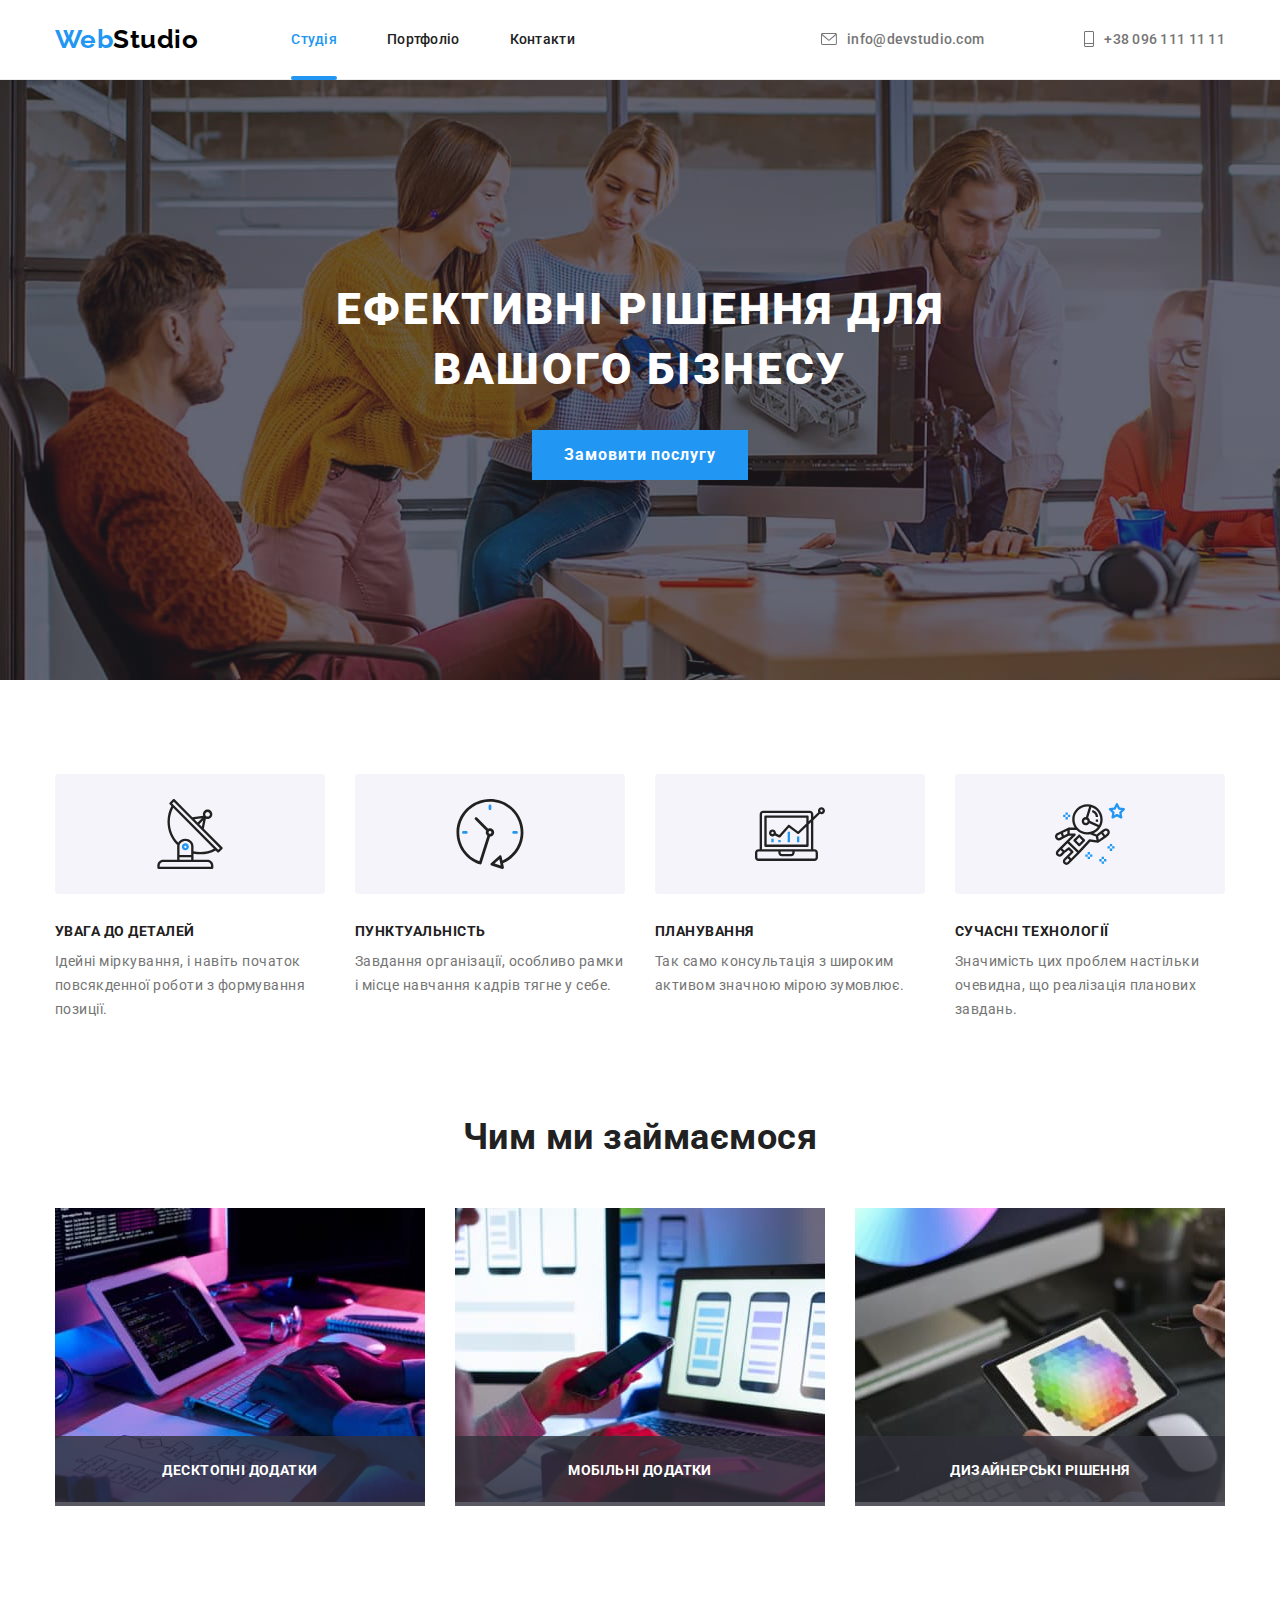
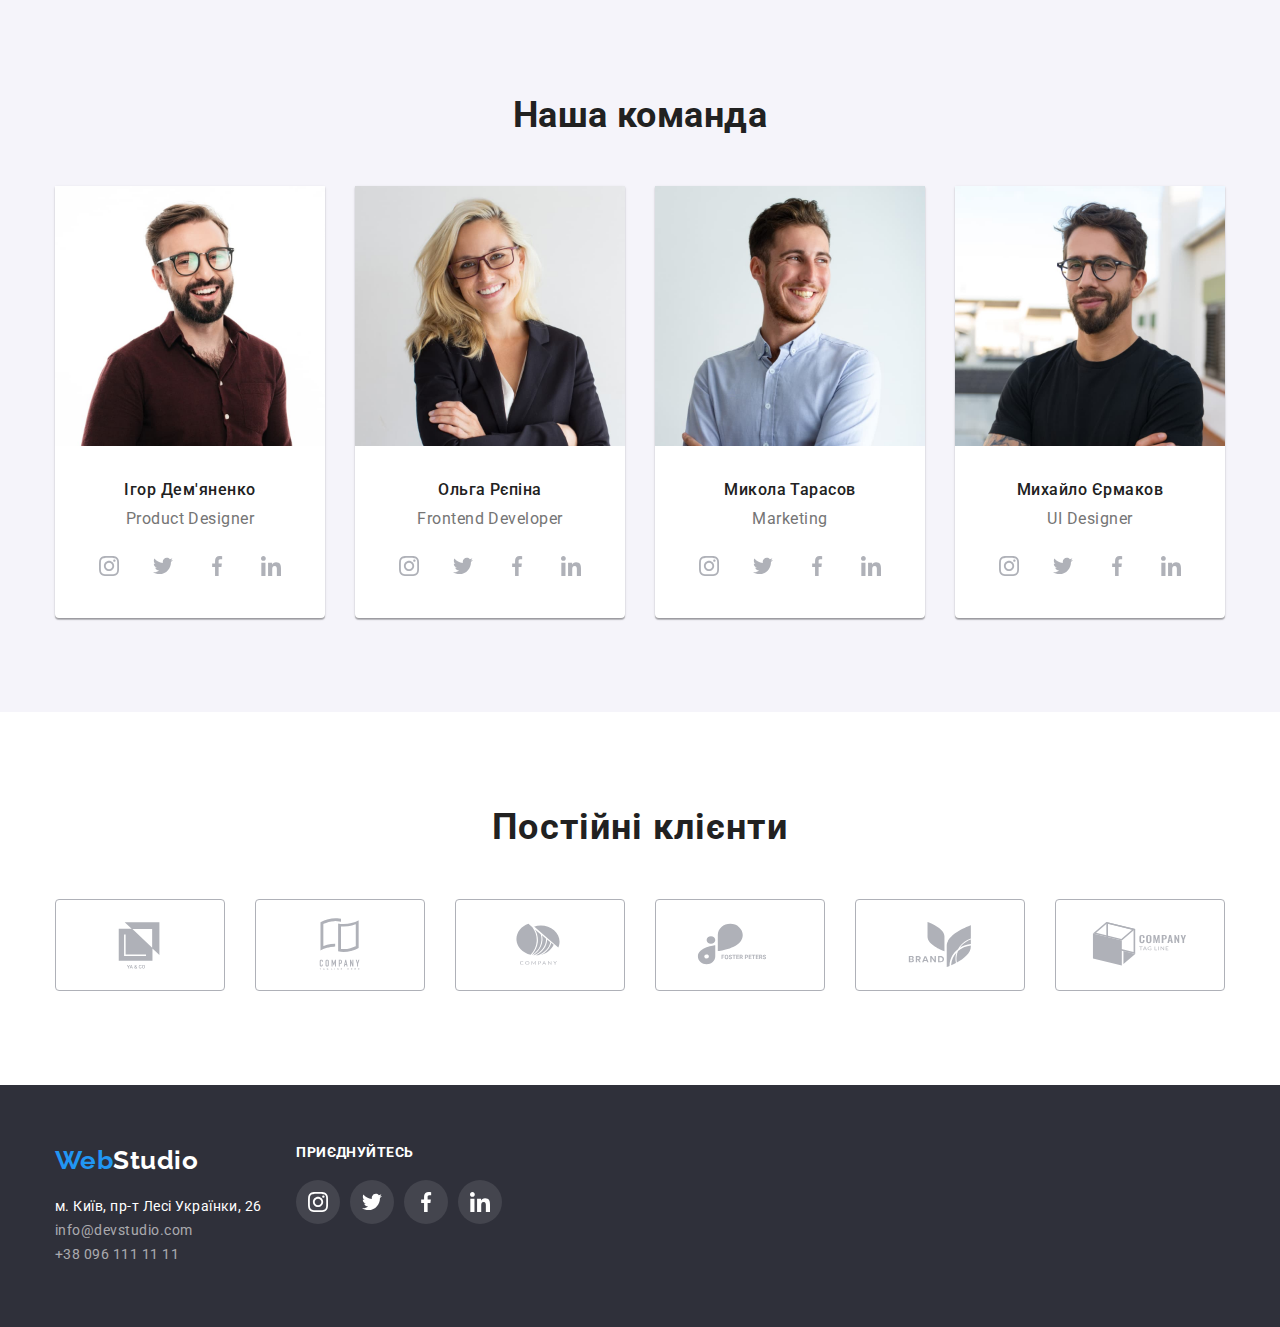
<file: index.html>
<!DOCTYPE html>
<html lang="uk">

<head>
    <meta charset="UTF-8">
    <meta http-equiv="X-UA-Compatible" content="IE=edge">
    <meta name="viewport" content="width=device-width, initial-scale=1.0">
    <title>Web Studio</title>
    <link rel="preconnect" href="https://fonts.googleapis.com">
<link rel="preconnect" href="https://fonts.gstatic.com" crossorigin>
<link href="https://fonts.googleapis.com/css2?family=Raleway:wght@700&family=Roboto:wght@400;500;700;900&display=swap" rel="stylesheet">
<link rel="stylesheet" href="https://cdnjs.cloudflare.com/ajax/libs/modern-normalize/1.1.0/modern-normalize.min.css">
    <link rel="stylesheet" href="./css/style.css">
</head>

<body>
    <header class="page-header">
      <div class="container">
        <nav class="main-nav">
            <a href="./index.html" class="logo"> <span class="logo-web">Web</span>Studio </a>
            <ul class="site-nav link">
                <li class="item"> <a href="./index.html" class="link current">Студія</a></li>
                <li class="item"><a href="./portfolio.html" class="link">Портфоліо</a></li>
                <li class="item"><a href="#" class="link">Контакти</a></li>
            </ul>
        <ul class="contact-us link">
            <li class="item"> <a href="mailto:info@devstudio.com" class="contact-us link"><svg class="item-icon" width="16" height="12">
                <use href="./images/icons.svg#icon-mail"></use>
            </svg> info@devstudio.com</a> </li>
            <li class="item"> <li class="item"> <a href="tel:+380961111111" class="contact-us link"><svg class="item-icon" width="10" height="16">
                <use href="./images/icons.svg#icon-phone"></use>
            </svg> +38 096 111 11 11</a> </li>
        </ul>
    </nav>
      </div> 
        
    </header>
    <main>
        <div class="overlay">
            <section class="hero">
                <h1 class="hero-title">Ефективні рішення для вашого бізнесу</h1>
            <button type="button" class="button primary" data-modal-open>Замовити послугу</button></section>
        </div> 
        <section class="features">
            <div class="container">
                <h2 class="section-title visually-hidden">Особливості</h2>
                <ul class="features-list">
                    <li class="item">
                       <div class="icons"><svg class="item-icon" widht="70" height="70"><use href="./images/icons.svg#icon-antenna"></use>
                    </svg></div> 
                            <h3 class="title">УВАГА ДО ДЕТАЛЕЙ</h3>
                                <p>Ідейні міркування, і навіть початок повсякденної роботи з формування позиції.</p>
                        </li>
                    <li class="item">
                        <div class="icons"><svg class="item-icon" widht="70" height="70"><use href="./images/icons.svg#icon-clock"></use>
                        </svg></div>
                        <h3 class="title">ПУНКТУАЛЬНІСТЬ</h3>
                            <p>Завдання організації, особливо рамки і місце навчання кадрів тягне у себе.</p>
                    </li>
                    <li class="item">
                        <div class="icons"><svg class="item-icon" widht="70" height="70"><use href="./images/icons.svg#icon-diagram"></use>
                        </svg></div>
                        <h3 class="title">ПЛАНУВАННЯ</h3>
                            <p>Так само консультація з широким активом значною мірою зумовлює.</p>
                    </li>
                    <li class="item">
                        <div class="icons"><svg class="item-icon" widht="70" height="70"><use href="./images/icons.svg#icon-astronaut"></use>
                        </svg></div>
                        <h3 class="title">СУЧАСНІ ТЕХНОЛОГІЇ</h3>
                            <p>Значимість цих проблем настільки очевидна, що реалізація планових завдань.</p>
                    </li>
                </ul>
            
            </div>
        </section>
        <section class="work">
            <div class="container">
                <h2 class="work-title">Чим ми займаємося</h2>
                <ul class="work-list">
                    <li class="item"> <img src="./images/about1.jpg" alt="Робота за комп'ютером" width="370"><div class="apps"><h3 class="work-list-title">Десктопні додатки</h3></div> </li>
                    <li class="item"> <img src="./images/about2.jpg" alt="Телефон в руці" width="370"><div class="apps"><h3 class="work-list-title">Мобільні додатки</h3></div> </li>
                    <li class="item"> <img src="./images/about3.jpg" alt="Робота з планшетом" width="370"><div class="apps"><h3 class="work-list-title">Дизайнерські рішення</h3></div></li>
                </ul>
            </div>
            
        </section>
        <section class="workers">
            <div class="container">
                <h2 class="workers-title">Наша команда</h2>
                <ul class="list-workers">
                    <li class="item"><img src="./images/photo_team1.jpg" alt="Ігор Дем'яненко" width="270">
                    <div class="team-worker">
                         <h3 class="workers-title-team">Ігор Дем'яненко</h3>
                        <p>Product Designer</p>
                    <ul class="social-icons">
                        <li class="social-item"><a href="#" class="social-link"><svg class="social-icon" width="20" height="20"><use href="./images/icons.svg#icon-instagram"></use>
                        </svg> </a></li>
                        <li class="social-item"><a  href="#" class="social-link"><svg class="social-icon" width="20" height="20"><use href="./images/icons.svg#icon-twitter"></use>
                        </svg> </a></li>
                        <li class="social-item"><a  href="#" class="social-link"><svg class="social-icon" widht="20" height="20"><use href="./images/icons.svg#icon-facebook"></use>
                        </svg> </a></li>
                        <li class="social-item"><a  href="#" class="social-link"><svg class="social-icon" width="20" height="20"><use href="./images/icons.svg#icon-linkedin"></use>
                        </svg> </a></li>
        
                    </ul>
                </div>
                    </li>
                
                    <li class="item"><img src="./images/photo_team2.jpg" alt="Ольга Рєпіна" width="270">
                    <div class="team-worker"><h3 class="workers-title-team">Ольга Рєпіна</h3>
                        <p>Frontend Developer</p> 
                        <ul class="social-icons">
                            <li class="social-item"><a href="#" class="social-link"><svg class="social-icon" width="20" height="20">
                                <use href="./images/icons.svg#icon-instagram"></use>
                            </svg> </a></li>
                            <li class="social-item"><a  href="#" class="social-link"><svg class="social-icon" width="20" height="20">
                                <use href="./images/icons.svg#icon-twitter"></use>
                            </svg> </a></li>
                            <li class="social-item"><a  href="#" class="social-link"><svg class="social-icon" widht="20" height ="20">
                                <use href="./images/icons.svg#icon-facebook"></use>
                            </svg> </a></li>
                            <li class="social-item"><a  href="#" class="social-link"><svg class="social-icon" width="20" height="20">
                                <use href="./images/icons.svg#icon-linkedin"></use>
                            </svg> </a></li>
            
                        </ul>
                    </div> 
                    </li>
                
                    <li class="item"><img src="./images/photo_team3.jpg" alt="Микола Тарасов" width="270">
                      <div class="team-worker"><h3 class="workers-title-team">Микола Тарасов</h3>
                        <p>Marketing</p>
                        <ul class="social-icons">
                            <li class="social-item"><a href="#" class="social-link"><svg class="social-icon" width="20" height="20">
                                <use href="./images/icons.svg#icon-instagram"></use>
                            </svg> </a></li>
                            <li class="social-item"><a  href="#" class="social-link"><svg class="social-icon" width="20" height="20">
                                <use href="./images/icons.svg#icon-twitter"></use>
                            </svg> </a></li>
                            <li class="social-item"><a  href="#" class="social-link"><svg class="social-icon" widht="20" height="20">
                                <use href="./images/icons.svg#icon-facebook"></use>
                            </svg> </a></li>
                            <li class="social-item"><a  href="#" class="social-link"><svg class="social-icon" width="20" height="20">
                                <use href="./images/icons.svg#icon-linkedin"></use>
                            </svg> </a></li>
            
                        </ul>
                    </div>
                    </li>
                    <li class="item"><img src="./images/photo_team4.jpg" alt="Михайло Єрмаков" width="270">
                    <div class="team-worker"><h3 class="workers-title-team">Михайло Єрмаков</h3>
                        <p>UI Designer</p> 
                        <ul class="social-icons">
                            <li class="social-item"><a href="#" class="social-link"><svg class="social-icon" width="20" height="20">
                                <use href="./images/icons.svg#icon-instagram"></use>
                            </svg> </a></li>
                            <li class="social-item"><a  href="#" class="social-link"><svg class="social-icon" width="20" height="20">
                                <use href="./images/icons.svg#icon-twitter"></use>
                            </svg> </a></li>
                            <li class="social-item"><a  href="#" class="social-link"><svg class="social-icon" widht="20" height="20">
                                <use href="./images/icons.svg#icon-facebook"></use>
                            </svg> </a></li>
                            <li class="social-item"><a  href="#" class="social-link"><svg class="social-icon" width="20" height="20">
                                <use href="./images/icons.svg#icon-linkedin"></use>
                            </svg> </a></li>
            
                        </ul>
                    </div>
                </li>
                </ul>
            </div>
        </section>
       <section class="clients">
        <div class="container">
            <h2 class="clients-title">Постійні клієнти</h2>
            <ul class="clients-list">
                <li class="item social-item"><a href="#" class="link" ><svg class="item-icon" width="106" height="90">
                    <use href="./images/icons.svg#icon-comp_1"></use>
                </svg></a></li>
                <li class="item social-item"><a href="#" class="link"><svg class="item-icon" width="106" height="90">
                    <use href="./images/icons.svg#icon-comp_2"></use>
                </svg></a></li>
                <li class="item social-item"><a href="#" class="link"><svg class="item-icon" width="106" height="90">
                    <use href="./images/icons.svg#icon-comp_3"></use>
                </svg></a></li>
                <li class="item social-item"><a href="#" class="link"><svg class="item-icon" width="106" height="90">
                    <use href="./images/icons.svg#icon-comp_4"></use>
                </svg></a></li>
                <li class="item social-item"><a href="#" class="link"><svg class="item-icon" width="106" height="90">
                    <use href="./images/icons.svg#icon-comp_5"></use>
                </svg></a></li>
                <li class="item social-item"><a href="#" class="link"><svg class="item-icon" width="106" height="90">
                    <use href="./images/icons.svg#icon-comp_6"></use>
                </svg></a></li>
            </ul>
            
        </div>
        
       </section>

    </main>
    <footer class="page-footer">
        <div class="container-footer">
                <div class="menu">
                    <a href="/index.html" class="logo page-footer"> <span class="logo-web">Web</span>Studio </a>
                    <address class="adress">
                        <ul>
                            <li> <a href="https://goo.gl/maps/jcVVQ8EFGdiKoYhk7" target="blank "
                                    rel="noopener noreferrer nofollow" class="link page-footer">м. Київ, пр-т Лесі Українки, 26</a> </li>
                            <li> <a href="mailto:info@devstudio.com" class="link adress-contacts">info@devstudio.com</a> </li>
                            <li> <a href="tel:+380961111111" class="link adress-contacts">+38 096 111 11 11</a> </li>
                        </ul>
            
                    </address>
                </div>
            <div class="social">
                <h2 class="social-title">приєднуйтесь</h2>
                <ul class="social-list-icons">
                    <li class="social-item"><a href="#" class="social-link"><svg class="social-icon" width="20" height="20">
                        <use href="./images/icons.svg#icon-instagram"></use>
                    </svg> </a></li>
                    <li class="social-item"><a  href="#" class="social-link"><svg class="social-icon" width="20" height="20">
                        <use href="./images/icons.svg#icon-twitter"></use>
                    </svg> </a></li>
                    <li class="social-item"><a href="#" class="social-link"><svg class="social-icon" width="20" height="20"> <use href="./images/icons.svg#icon-facebook"></use></svg></a></li>
                    <li class="social-item"><a  href="#" class="social-link"><svg class="social-icon" width="20" height="20">
                        <use href="./images/icons.svg#icon-linkedin"></use>
                    </svg> </a></li>
                </ul>
            </div>
        </div>
        
    </footer>
    <div class="backdrop is-hidden" data-modal>
    <div class="modal">
            <button class="button button-modal" data-modal-close><svg class="modal-icon" width="11" height="11">
                <use href="./images/icons.svg#icon-close-black"></use>
            </svg></button>
        </div>
    </div>
    <script src="./js/modal.js"></script>
</body>

</html>
</file>
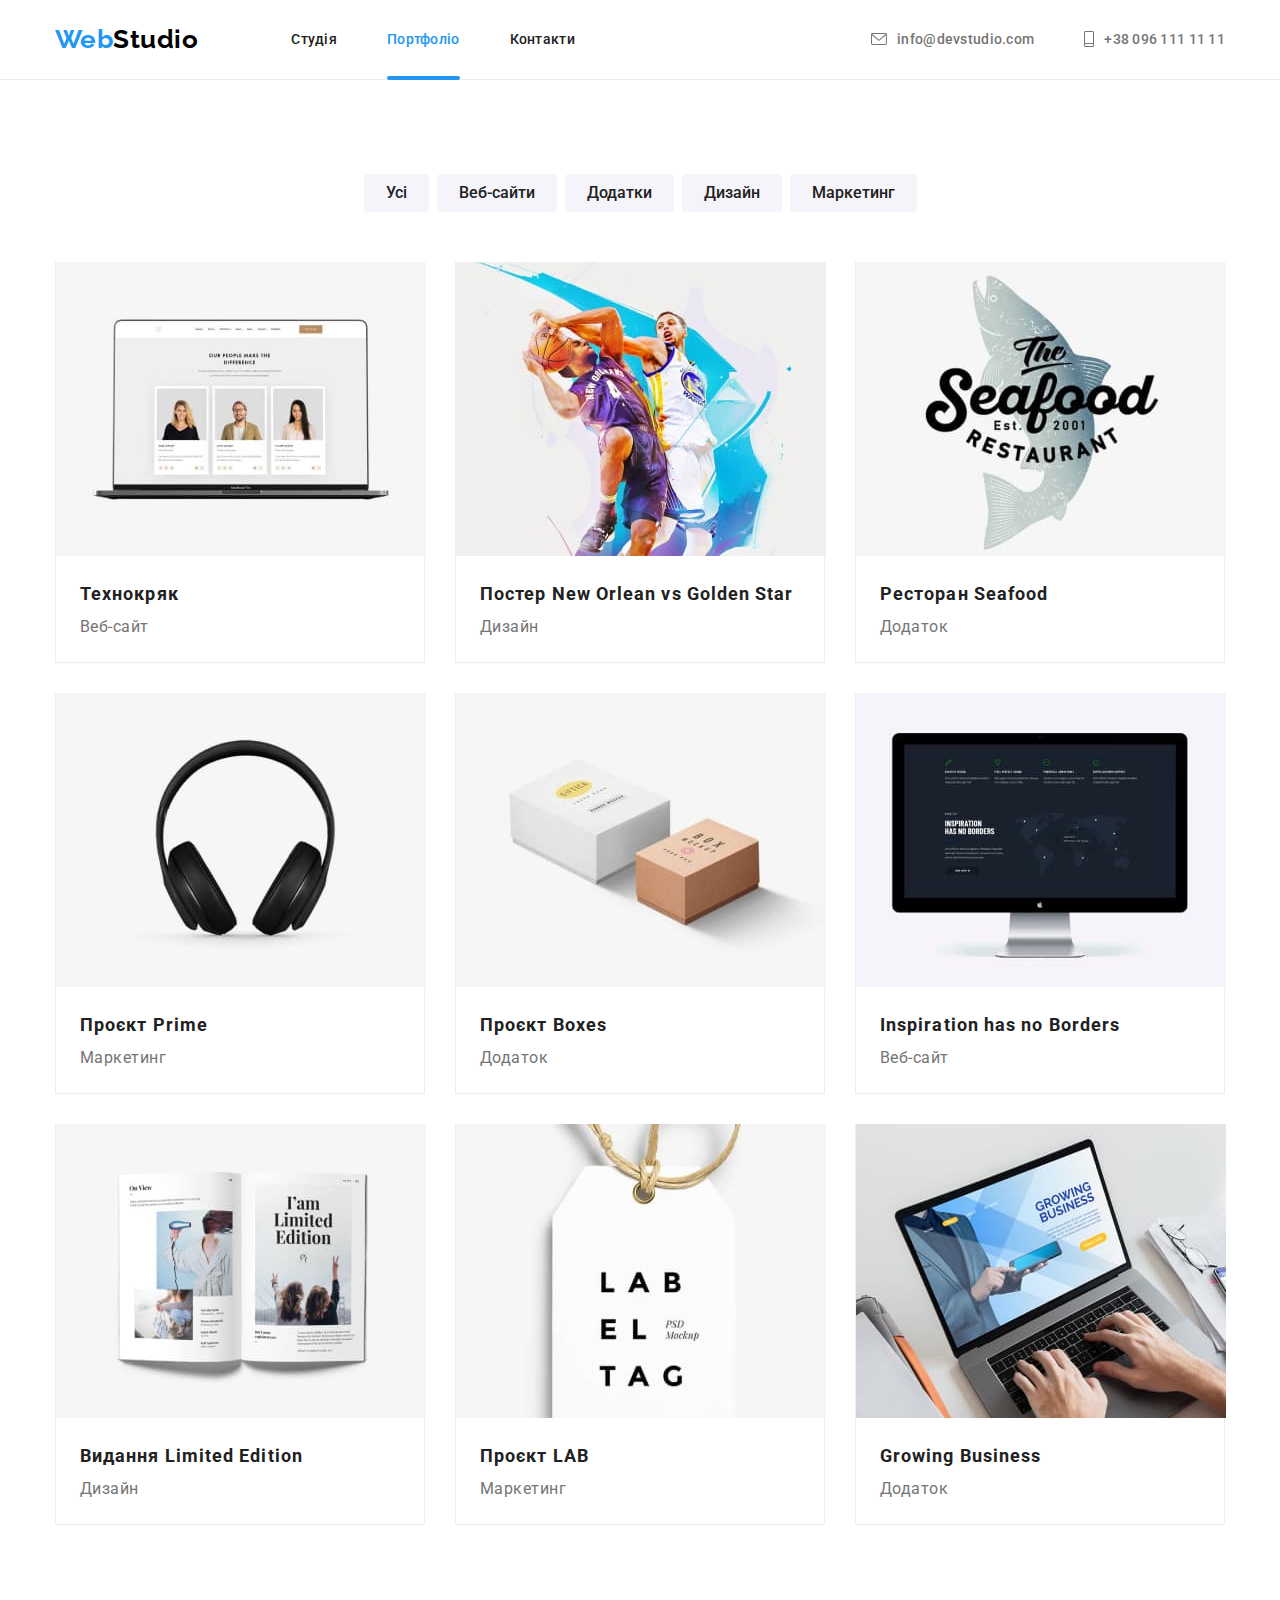
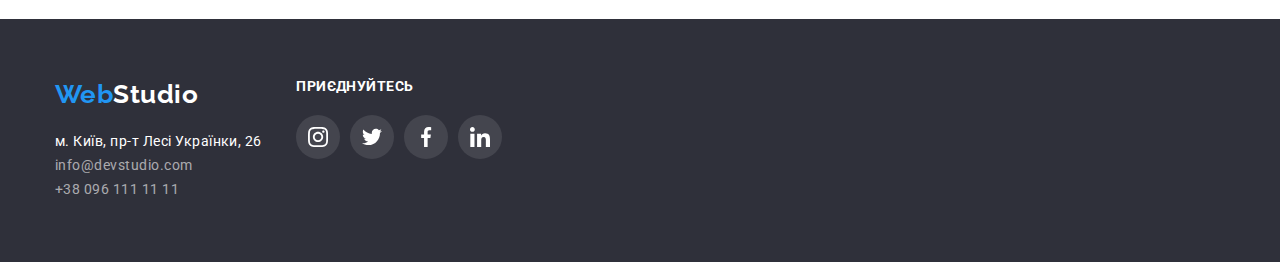
<file: portfolio.html>
<!DOCTYPE html>
<html lang="uk">

<head>
    <meta charset="UTF-8">
    <meta http-equiv="X-UA-Compatible" content="IE=edge">
    <meta name="viewport" content="width=device-width, initial-scale=1.0">
    <title>Portfolio</title>
    <link rel="preconnect" href="https://fonts.googleapis.com">
<link rel="preconnect" href="https://fonts.gstatic.com" crossorigin>
<link href="https://fonts.googleapis.com/css2?family=Raleway:wght@700&family=Roboto:wght@400;500;700;900&display=swap" rel="stylesheet">
<link rel="stylesheet" href="https://cdnjs.cloudflare.com/ajax/libs/modern-normalize/1.1.0/modern-normalize.min.css">
    <link rel="stylesheet" href="./css/style.css">
</head>

<body>
    <header class="page-header">
        <div class="container">
          <nav class="main-nav">
              <a href="./index.html" class="logo"> <span class="logo-web">Web</span>Studio </a>
              <ul class="site-nav link">
                  <li class="item"> <a href="./index.html" class="link">Студія</a></li>
                  <li class="item"><a href="./portfolio.html" class="link current">Портфоліо</a></li>
                  <li class="item"><a href="#" class="link">Контакти</a></li>
              </ul>
          
          <ul class="contact-us link">
              <li class="item"> <a href="mailto:info@devstudio.com" class="contact-us link"><svg class="item-icon" width="16" height="12">
                <use href="./images/icons.svg#icon-mail"></use>
            </svg>info@devstudio.com</a> </li>
              <li class="item"> <a href="tel:+380961111111" class="contact-us link"><svg class="item-icon" width="10" height="16">
                <use href="./images/icons.svg#icon-phone"></use>
            </svg>+38 096 111 11 11</a> </li>
          </ul>
        </nav>
        </div> 
          
      </header>
    <main>
        <section class="portfolio">
            <div class="container">
                <h1 class="visually-hidden">Портфоліо</h1>
                <ul class="filter">
                    <li class="item"><button type="button" class="button secondary">Усі</button> </li>
                    <li class="item"><button type="button" class="button secondary">Веб-сайти</button> </li>
                    <li class="item"><button type="button" class="button secondary">Додатки</button> </li>
                    <li class="item"><button type="button" class="button secondary">Дизайн</button> </li>
                    <li class="item"><button type="button" class="button secondary">Маркетинг</button> </li>
                </ul>
                <ul class="examples">
                    <li class="item"><div class="card"><div class="card-discription"><p>Ресурс пропонує комплексні пропозиції з різним рівнем функціоналу та сервісів. Все це дозволить відвідувачу отримати вичерпні відомості про компанію чи приватну особу.</p></div><img src="./images/portfolio_1.jpg" alt="Веб-сайт" width="370"class="examples-image"></div>
                    <div class="example-name"><h3 class="examples-title">Технокряк</h3> <p>Веб-сайт</p></div> </li>
                    <li class="item"><div class="card"><div class="card-discription"><p>Ресурс пропонує комплексні пропозиції з різним рівнем функціоналу та сервісів. Все це дозволить відвідувачу отримати вичерпні відомості про компанію чи приватну особу.</p></div><img src="./images/portfolio_2.jpg" alt="Постер New Orlean vs Golden Star" width="370" class="example-image"></div><div class="example-name"><h3 class="examples-title">Постер New Orlean vs Golden Star</h3><p>Дизайн</p></div> </li>
                    <li class="item"><div class="card"><div class="card-discription"><p>Ресурс пропонує комплексні пропозиції з різним рівнем функціоналу та сервісів. Все це дозволить відвідувачу отримати вичерпні відомості про компанію чи приватну особу.</p></div><img src="./images/portfolio_3.jpg" alt="Ресторан Seafood"width="370" class="example-image"></div><div class="example-name"><h3 class="examples-title">Ресторан Seafood</h3><p>Додаток</p></div> </li>
                    <li class="item"><div class="card"><div class="card-discription"><p>Ресурс пропонує комплексні пропозиції з різним рівнем функціоналу та сервісів. Все це дозволить відвідувачу отримати вичерпні відомості про компанію чи приватну особу.</p></div><img src="./images/portfolio_4.jpg" alt="Проєкт Prime"width="370" class="example-image"></div><div class="example-name"><h3 class="examples-title">Проєкт Prime</h3><p>Маркетинг</p></div> </li>
                    <li class="item"><div class="card"><div class="card-discription"><p>Ресурс пропонує комплексні пропозиції з різним рівнем функціоналу та сервісів. Все це дозволить відвідувачу отримати вичерпні відомості про компанію чи приватну особу.</p></div><img src="./images/portfolio_5.jpg" alt="Проєкт Boxes"width="370" class="example-image"></div><div class="example-name"><h3 class="examples-title">Проєкт Boxes</h3><p>Додаток</p></div> </li>
                    <li class="item"><div class="card"><div class="card-discription"><p>Ресурс пропонує комплексні пропозиції з різним рівнем функціоналу та сервісів. Все це дозволить відвідувачу отримати вичерпні відомості про компанію чи приватну особу.</p></div><img src="./images/portfolio_6.jpg" alt="Inspiration has no Borders"width="370" class="example-image"></div><div class="example-name"><h3 class="examples-title">Inspiration has no Borders</h3><p>Веб-сайт</p></div> </li>
                    <li class="item"><div class="card"><div class="card-discription"><p>Ресурс пропонує комплексні пропозиції з різним рівнем функціоналу та сервісів. Все це дозволить відвідувачу отримати вичерпні відомості про компанію чи приватну особу.</p></div><img src="./images/portfolio_7.jpg" alt="Видання Limited Edition"width="370" class="example-image"></div><div class="example-name"><h3 class="examples-title">Видання Limited Edition</h3><p>Дизайн</p></div> </li>
                    <li class="item"><div class="card"><div class="card-discription"><p>Ресурс пропонує комплексні пропозиції з різним рівнем функціоналу та сервісів. Все це дозволить відвідувачу отримати вичерпні відомості про компанію чи приватну особу.</p></div><img src="./images/portfolio_8.jpg" alt="Проєкт LAB"width="370" class="example-image"></div><div class="example-name"><h3 class="examples-title">Проєкт LAB</h3><p>Маркетинг</p></div> </li>
                    <li class="item"><div class="card"><div class="card-discription"><p>Ресурс пропонує комплексні пропозиції з різним рівнем функціоналу та сервісів. Все це дозволить відвідувачу отримати вичерпні відомості про компанію чи приватну особу.</p></div><img src="./images/portfolio_9.jpg" alt="Growing Business"width="370" class="example-image"></div><div class="example-name"><h3 class="examples-title">Growing Business</h3><p>Додаток</p></div> </li>
                </ul>
            </div>
    
        </section>
        

    </main>
       
    <footer class="page-footer">
        <div class="container-footer">
                <div class="menu">
                    <a href="/index.html" class="logo page-footer"> <span class="logo-web">Web</span>Studio </a>
                    <address class="adress">
                        <ul>
                            <li> <a href="https://goo.gl/maps/jcVVQ8EFGdiKoYhk7" target="blank "
                                    rel="noopener noreferrer nofollow" class="link page-footer">м. Київ, пр-т Лесі Українки, 26</a> </li>
                            <li> <a href="mailto:info@devstudio.com" class="link adress-contacts">info@devstudio.com</a> </li>
                            <li> <a href="tel:+380961111111" class="link adress-contacts">+38 096 111 11 11</a> </li>
                        </ul>
            
                    </address>
                </div>
            <div class="social">
                <h2 class="social-title">приєднуйтесь</h2>
                <ul class="social-list-icons">
                    <li class="social-item"><a href="#" class="social-link"><svg class="social-icon" width="20" height="20">
                        <use href="./images/icons.svg#icon-instagram"></use>
                    </svg> </a></li>
                    <li class="social-item"><a  href="#" class="social-link"><svg class="social-icon" width="20" height="20">
                        <use href="./images/icons.svg#icon-twitter"></use>
                    </svg> </a></li>
                    <li class="social-item"><a href="#" class="social-link"><svg class="social-icon" width="20" height="20"> <use href="./images/icons.svg#icon-facebook"></use></svg></a></li>
                    <li class="social-item"><a  href="#" class="social-link"><svg class="social-icon" width="20" height="20">
                        <use href="./images/icons.svg#icon-linkedin"></use>
                    </svg> </a></li>
    
                </ul>
            </div>
        </div>
        
    </footer>
</body>

</html>
</file>
<file: css/style.css>
:root {
  --primary-text-color: #757575;
  --title-text-color: #212121;
  --secondary-title-text-color: #ffffff;
  --logo-text-color: #000000;
  --accent-color: #2196f3;
  --primary-background-color: #f5f5f5;
  --secondary-background-color: #2f303a;
  --third-background-color: #f5f4fa;
  --header-background-color: #ffffff;
  --footer-adress-contacts-color: rgba(255, 255, 255, 0.6);
  --primary-icon-color: #afb1b8;
}

body {
  color: var(--primary-text-color);
  font-family: Roboto, sans-serif;
  letter-spacing: 0.03em;
}
ul {
  list-style: none;
  margin: 0;
  padding: 0;
}
h1,
h2,
h3,
p {
  margin-top: 0;
  margin-bottom: 0;
}
.page-header {
  color: var(--header-background-color);
  border-bottom: 1px solid #ececec;
}
.main-nav {
  display: flex;
  align-items: center;
}
.container {
  max-width: 1200px;
  padding: 0 15px;
  margin: 0 auto;
}
.logo {
  color: var(--logo-text-color);
  text-decoration: none;
  font-family: Raleway, sans-serif;
  font-weight: 700;
  font-size: 26px;
  line-height: 1.19;
  margin-top: 0;
  margin-bottom: 0;
}
.logo-web {
  color: var(--accent-color);
}

.link {
  text-decoration: none;
}

/* стилізація навігації сайту */
.site-nav {
  color: var(--title-text-color);
  font-weight: 500;
  font-size: 14px;
  line-height: 1.14;
  letter-spacing: 0.02em;
  display: flex;
  margin-left: 93px;
}
.site-nav .link {
  display: block;
  color: var(--title-text-color);
  font-weight: 500;
  font-size: 14px;
  line-height: 1.14;
  letter-spacing: 0.02em;
  padding: 32px 0 31px;
  position: relative;
  transition: color 250ms cubic-bezier(0.4, 0, 0.2, 1);
}
.site-nav .item:not(:last-child) {
  margin-right: 50px;
}
.site-nav :hover,
.site-nav :focus {
  color: var(--accent-color);
}
.site-nav .link.current {
  color: var(--accent-color);
}
.site-nav .link.current::after {
  content: " ";
  position: absolute;
  width: 100%;
  height: 4px;
  bottom: -1px;
  left: 0;
  background-color: var(--accent-color);
  border-radius: 2px;
}

/* стилізація контактів */
.contact-us {
  color: var(--primary-text-color);
  font-weight: 500;
  font-size: 14px;
  line-height: 1.14;
  letter-spacing: 0.02em;
  display: flex;
  margin-left: auto;
  transition: color 250ms cubic-bezier(0.4, 0, 0.2, 1);
}
.contact-us .item + .item {
  margin-left: 50px;
}

.contact-us :hover,
.contact-us :focus {
  color: var(--accent-color);
}
.contact-us .item-icon {
  margin-right: 10px;
}
.contact-us .link .item-icon {
  fill: var(--primary-text-color);
  transition: fill 250ms cubic-bezier(0.4, 0, 0.2, 1);
}
.contact-us.link :hover .item-icon,
.contact-us.link :focus .item-icon {
  fill: var(--accent-color);
}
.contact-us .link {
  width: 100%;
  height: 100%;
  display: inline-flex;
  align-items: center;
  justify-content: center;
}
.contact-us .item-icon {
  align-self: center;
}
/* стилізація секції hero */
.hero {
  text-align: center;
  padding-top: 200px;
  padding-bottom: 200px;
}
.overlay {
  max-width: 1600px;
  height: 600px;
  margin-left: auto;
  margin-right: auto;
  background-image: linear-gradient(
      to right,
      rgba(47, 48, 58, 0.4),
      rgba(47, 48, 58, 0.4)
    ),
    url(../images/bg_hero.jpg);
  background-repeat: no-repeat;
  background-size: cover;
  background-color: var(--secondary-background-color);
}

.hero-title {
  color: var(--secondary-title-text-color);
  font-weight: 900;
  font-size: 44px;
  line-height: 1.36;
  text-align: center;
  letter-spacing: 0.06em;
  text-transform: uppercase;
  max-width: 696px;
  margin: 0 auto 30px;
}
.features {
  padding-top: 94px;
  padding-bottom: 94px;
}

.title {
  color: var(--title-text-color);
}
/* features */
.features-list {
  font-weight: 400;
  font-size: 14px;
  line-height: 1.71;
  display: flex;
  justify-content: center;
}
.features .item + .item {
  margin-left: 30px;
}
.features .title {
  color: var(--title-text-color);
  font-size: 14px;
  line-height: 1.14;
  margin-bottom: 10px;
  text-transform: uppercase;
}

.features-list .icons {
  width: 270px;
  height: 120px;
  background-color: var(--third-background-color);
  border-radius: 4px;
  margin-bottom: 30px;
  justify-content: center;
  align-items: center;
  display: flex;
}

/* section work */
.work {
  padding-bottom: 94px;
}
.work-title {
  color: var(--title-text-color);
  margin-bottom: 50px;
  font-size: 36px;
  line-height: 1.17;
  text-align: center;
}
.work-list {
  display: flex;
}
.work-list .item {
  width: calc((100% - 30px) / 3);
  position: relative;
}
.work-list .item + .item {
  margin-left: 30px;
}
.work-list-title {
  color: var(--secondary-title-text-color);
  font-weight: 700;
  font-size: 14px;
  line-height: 1.14;
  text-align: center;
  letter-spacing: 0.03em;
  text-transform: uppercase;
}

.work-list .item .apps {
  position: absolute;
  width: 370px;
  height: 70px;
  left: 0;
  bottom: 0;
  background-color: rgba(47, 48, 58, 0.8);
  padding-top: 27px;
  padding-bottom: 27px;
}
/* section team */
.workers {
  background: var(--third-background-color);
  font-weight: 400;
  font-size: 16px;
  line-height: 1.19;
  padding-top: 94px;
  padding-bottom: 94px;
  text-align: center;
}
.team-worker {
  padding: 30px 0;
}
.list-workers {
  display: flex;
}
.list-workers .item {
  background-color: var(--header-background-color);
  width: calc((100% - 30px) / 4);
  box-shadow: 0px 1px 3px rgba(0, 0, 0, 0.12), 0px 1px 1px rgba(0, 0, 0, 0.14),
    0px 2px 1px rgba(0, 0, 0, 0.2);
  border-radius: 0px 0px 4px 4px;
}
.list-workers .item + .item {
  margin-left: 30px;
}
.workers-title {
  color: var(--title-text-color);
  margin-bottom: 50px;
  font-size: 36px;
  line-height: 1.17;
}
.workers-title-team {
  color: var(--title-text-color);
  margin-bottom: 10px;
  font-weight: 500;
  font-size: 16px;
  line-height: 1.19;
}
.list-workers .social-icons {
  display: flex;
  justify-content: center;
  align-items: center;
  margin-top: 16px;
}
.list-workers .social-item {
  width: 44px;
  height: 44px;
  margin-right: 10px;
}
.list-workers .social-item:last-child {
  margin-right: 0;
}
.list-workers .social-link:hover,
.list-workers .social-link:focus {
  background-color: var(--accent-color);
}
.list-workers .social-link:hover .social-icon,
.list-workers .social-link:focus .social-icon {
  fill: var(--secondary-title-text-color);
}
.list-workers .social-link {
  width: 100%;
  height: 100%;
  display: flex;
  align-items: center;
  justify-content: center;
  border-radius: 50%;
  background-color: var(--secondary-title-text-color);
  transition: background-color 250ms cubic-bezier(0.4, 0, 0.2, 1);
}
.list-workers .social-icon {
  fill: var(--primary-icon-color);
  transition: fill 250ms cubic-bezier(0.4, 0, 0.2, 1);
}

/* CLIENTS */
.clients {
  padding-top: 94px;
  padding-bottom: 94px;
}
.clients-title {
  color: var(--title-text-color);
  font-weight: 700;
  font-size: 36px;
  line-height: 1.17;
  text-align: center;
  letter-spacing: 0.03em;
  margin-bottom: 50px;
}
.clients-list {
  display: flex;
  justify-content: center;
  align-items: center;
  margin: 0;
}

.clients-list .link {
  width: 100%;
  height: 100%;
  display: flex;
  justify-content: center;
  align-items: center;
  box-sizing: border-box;
  border: 1px solid #afb1b8;
  border-radius: 4px;
  fill: #afb1b8;
  transition: border 250ms cubic-bezier(0.4, 0, 0.2, 1);
}
.clients-list .social-item {
  width: 170px;
  height: 92px;
}
.clients-list .item + .item {
  margin-left: 30px;
}
.clients-list .item-icon {
  width: 106px;
  height: 90px;
  transition: fill 250ms cubic-bezier(0.4, 0, 0.2, 1);
}
.clients-list .link:hover,
.clients-list .link:focus {
  border: 1px solid var(--accent-color);
}
.clients-list .link:hover .item-icon,
.clients-list .link:focus .item-icon {
  fill: var(--accent-color);
}

/* button */
.button {
  color: var(--title-text-color);
  background: var(--primary-background-color);
  font-family: inherit;
  cursor: pointer;
}
.button.primary {
  background: var(--accent-color);
  color: var(--secondary-title-text-color);
  padding: 10px 32px;
  font-weight: 700;
  font-size: 16px;
  line-height: 1.88;
  align-items: center;
  text-align: center;
  letter-spacing: 0.06em;
  border: none;
  transition: background-color 250ms cubic-bezier(0.4, 0, 0.2, 1),
    color 250ms cubic-bezier(0.4, 0, 0.2, 1);
}
.button.primary:hover,
.button.primary:focus {
  color: var(--title-text-color);
  background: var(--third-background-color);
}

.button.secondary {
  background: var(--third-background-color);
  color: var(--title-text-color);
  padding: 6px 22px;
  font-weight: 500;
  font-size: 16px;
  line-height: 1.6;
  border-radius: 4px;
  border: none;
  transition: background-color 250ms cubic-bezier(0.4, 0, 0.2, 1),
    color 250ms cubic-bezier(0.4, 0, 0.2, 1),
    box-shadow 250ms cubic-bezier(0.4, 0, 0.2, 1);
}
.button.secondary:hover,
.button.secondary:focus {
  background: var(--accent-color);
  color: var(--secondary-title-text-color);
  box-shadow: 0px 3px 1px rgba(0, 0, 0, 0.1), 0px 1px 2px rgba(0, 0, 0, 0.08),
    0px 2px 2px rgba(0, 0, 0, 0.12);
}
.visually-hidden {
  position: absolute;
  width: 1px;
  height: 1px;
  margin: -1px;
  border: 0;
  padding: 0;

  white-space: nowrap;
  clip-path: inset(100%);
  clip: rect(0 0 0 0);
  overflow: hidden;
}
/* footer */

.page-footer {
  color: var(--secondary-title-text-color);
  background: var(--secondary-background-color);
}
.page-footer .logo {
  display: block;
  margin-bottom: 20px;
}
.container-footer {
  max-width: 1200px;
  padding: 60px 15px;
  margin-left: auto;
  margin-right: auto;
}

.adress a {
  font-style: normal;
  font-weight: 400;
  font-size: 14px;
  line-height: 1.71;
  margin-top: 0;
  margin-bottom: 0;
  transition: color 250ms cubic-bezier(0.4, 0, 0.2, 1);
}
.adress :hover,
.adress :focus {
  color: var(--accent-color);
}

.adress-contacts {
  color: var(--footer-adress-contacts-color);
}

.social-title {
  font-weight: 700;
  font-size: 14px;
  line-height: 1.14;
  letter-spacing: 0.03em;
  text-transform: uppercase;
  margin-bottom: 20px;
}
.social-list-icons .social-item {
  width: 44px;
  height: 44px;
  margin-right: 10px;
}
.social-list-icons .social-item:last-child {
  margin-right: 0;
}
.social-list-icons .social-item .social-link {
  width: 100%;
  height: 100%;
  display: flex;
  align-items: center;
  justify-content: center;
  border-radius: 50%;
  background-color: rgba(255, 255, 255, 0.1);
  transition: background-color 250ms cubic-bezier(0.4, 0, 0.2, 1);
}
.social-list-icons {
  display: flex;
  justify-content: center;
}
.social-list-icons .social-icon {
  fill: var(--header-background-color);
}
.social-list-icons .social-link:hover,
.social-list-icons .social-link:focus {
  background-color: var(--accent-color);
}
.menu {
  display: inline-block;
  margin-right: 30px;
}
.social {
  display: inline-block;
  vertical-align: top;
}
/* стилізація backdrop */
.backdrop {
  position: fixed;
  top: 0;
  left: 0;
  width: 100%;
  height: 100%;
  background-color: rgba(0, 0, 0, 0.2);
  transition: opacity 250ms cubic-bezier(0.4, 0, 0.2, 1),
    visibility 250ms cubic-bezier(0.4, 0, 0.2, 1);
}
.backdrop.is-hidden {
  opacity: 0;
  pointer-events: none;
  visibility: hidden;
}
.backdrop.is-hidden .modal {
  transform: translate(-50%, -50%) scale(1.2);
}
.modal {
  position: absolute;
  top: 50%;
  left: 50%;
  transform: translate(-50%, -50%);
  width: 528px;
  height: 581px;
  background-color: var(--header-background-color);
  box-shadow: 0px 1px 3px rgba(0, 0, 0, 0.12), 0px 1px 1px rgba(0, 0, 0, 0.14),
    0px 2px 1px rgba(0, 0, 0, 0.2);
  border-radius: 4px;
  display: flex;
  justify-content: flex-end;
  padding: 8px;
  transition: transform 250ms cubic-bezier(0.4, 0, 0.2, 1);
}
.modal-icon {
  width: 100%;
  height: 100%;
}

.button-modal {
  top: 0;
  left: 0;
  box-sizing: border-box;
  width: 30px;
  height: 30px;
  left: 1026px;
  top: 229px;
  background: #ffffff;
  border: 1px solid rgba(0, 0, 0, 0.1);
  border-radius: 50%;
  display: flex;
  justify-content: center;
  align-items: center;
}
/* стилізація портфоліо */
.portfolio {
  padding-top: 94px;
  padding-bottom: 94px;
}
.filter {
  color: var(--title-text-color);
  margin-bottom: 50px;
  font-weight: 500;
  font-size: 16px;
  line-height: 1.6;
  display: flex;
  justify-content: center;
}
.filter .item + .item {
  margin-left: 8px;
}
.examples {
  color: var(--primary-text-color);
  font-weight: 400;
  font-size: 16px;
  line-height: 1.88;
  cursor: pointer;
  display: flex;
  flex-wrap: wrap;
}
.examples .card {
  position: relative;
  width: 370px;
  height: 294px;
  overflow: hidden;
}
.examples .card-discription {
  position: absolute;
  top: 0;
  left: 0;
  font-size: 18px;
  line-height: 1.56;
  letter-spacing: 0.03em;
  color: var(--secondary-title-text-color);
  background-color: rgba(33, 150, 243, 0.9);
  padding: 63px 24px;
  transform: translateY(100%);
  transition: opacity 250ms cubic-bezier(0.4, 0, 0.2, 1),
    transform 250ms cubic-bezier(0.4, 0, 0.2, 1);
}

.examples .item {
  width: 370px;
  margin-right: 30px;
  margin-bottom: 30px;
  border: 1px solid #eeeeee;
  border-top: none;
  transition: box-shadow 250ms cubic-bezier(0.4, 0, 0.2, 1);
}
.examples .item:nth-child(3n) {
  margin-right: 0;
}
.examples .item:nth-last-child(-n + 3) {
  margin-bottom: 0;
}
.examples .item:hover,
.examples .item:focus {
  box-shadow: 0px 1px 1px rgba(0, 0, 0, 0.12), 0px 4px 4px rgba(0, 0, 0, 0.06),
    1px 4px 6px rgba(0, 0, 0, 0.16);
}
.examples .item:hover .card-discription,
.examples .item:focus .card-discription {
  transform: translateY(0);
}
.examples-title {
  color: var(--title-text-color);
  font-weight: 700;
  font-size: 18px;
  line-height: 2;
  letter-spacing: 0.06em;
}
.example-image {
  display: block;
}
.example-name {
  padding: 20px 24px;
}

/*колір основний тексту #757575 /*
/* колір заголовків основний #212121 /*
/* колір заголовків другорядний #FFFFFF /*
/* колір акцент #2196F3 /*
/* колір лого #000000 #2196F3 /*
/* колір фону основний background: #F5F5F5; */
/* колір фону другорядний background: #2F303A; */
/* колір фону третій background: #F5F4FA; */
</file>
